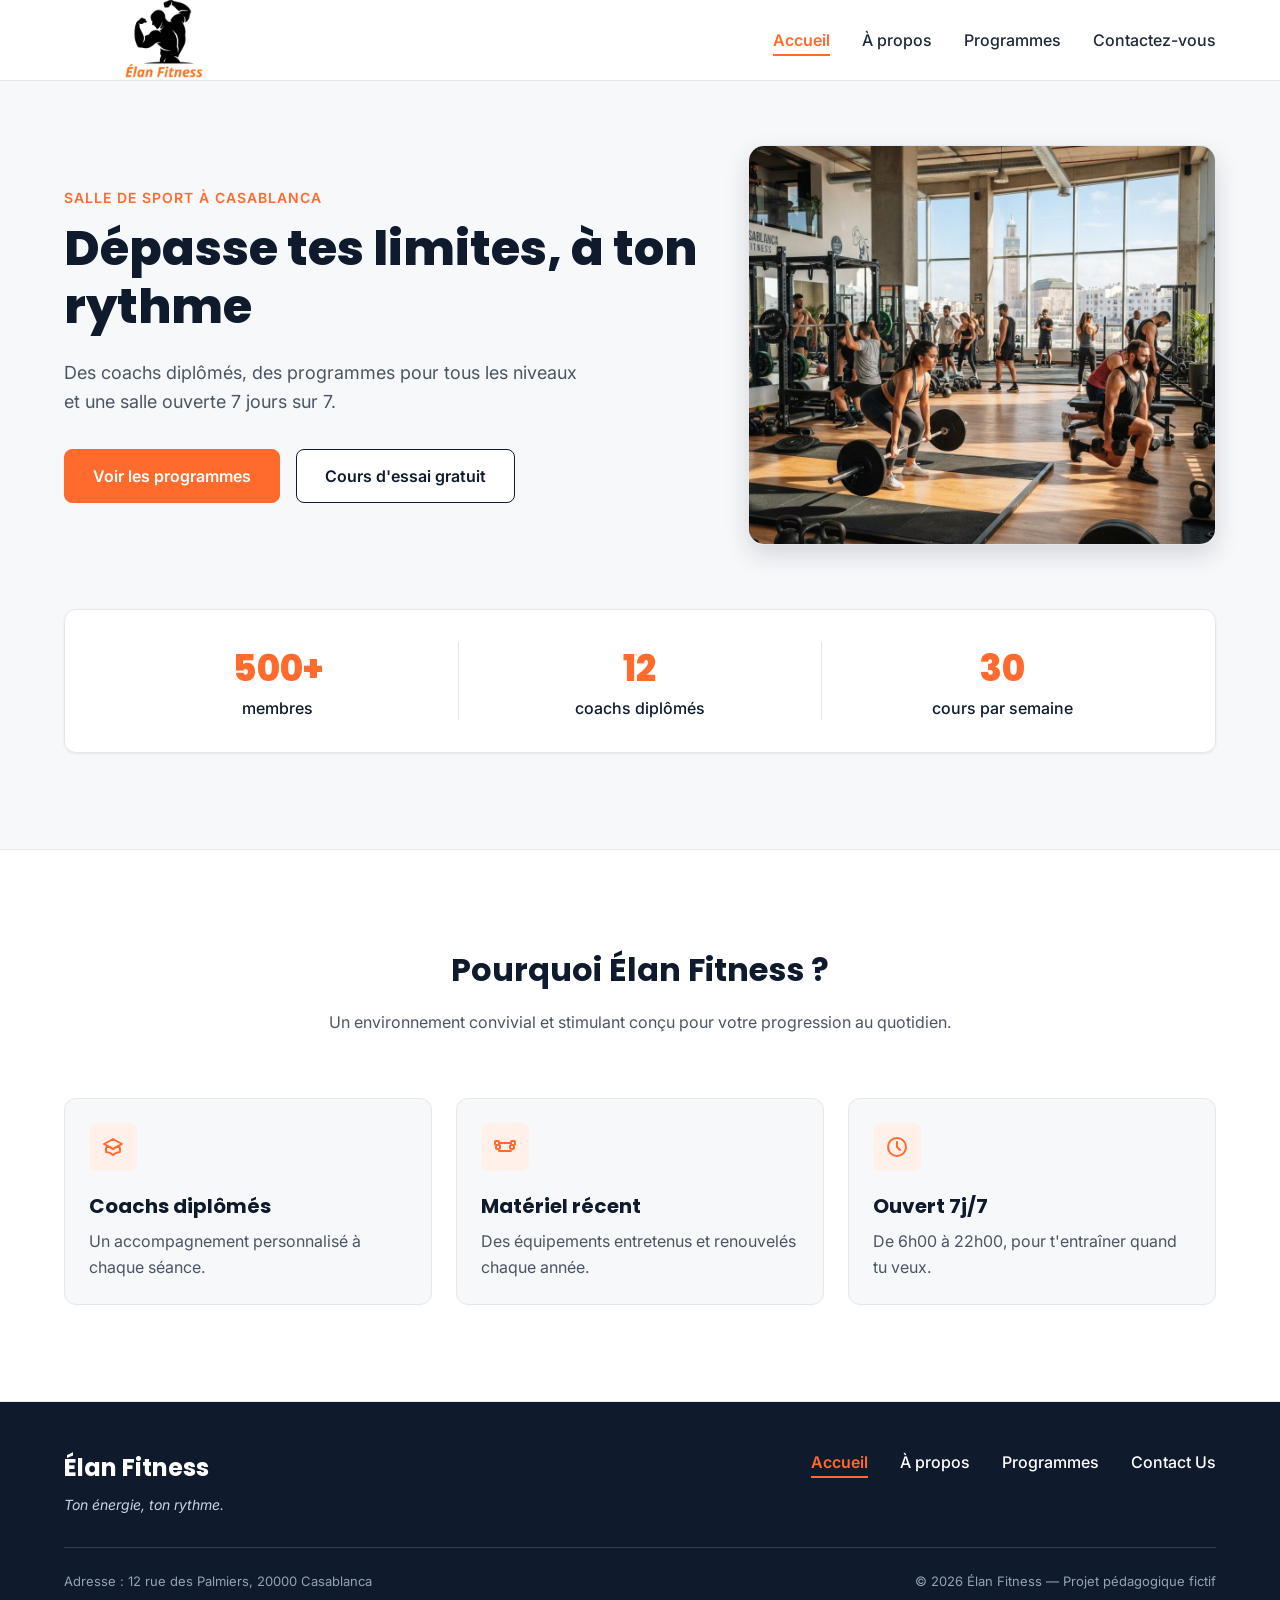
<file: index.html>
<!DOCTYPE html>
<html lang="fr">

<head>
  <meta charset="UTF-8">
  <meta name="viewport" content="width=device-width, initial-scale=1">
  <meta name="description"
    content="Élan Fitness, salle de sport à Casablanca : musculation, yoga, cardio et boxe fitness avec des coachs diplômés. Réservez votre cours d'essai gratuit.">
  <title>Élan Fitness | Salle de sport à Casablanca</title>

  <link rel="preconnect" href="https://fonts.googleapis.com">
  <link rel="preconnect" href="https://fonts.gstatic.com" crossorigin>
  <link
    href="https://fonts.googleapis.com/css2?family=Inter:wght@400;500;600&family=Poppins:wght@600;700;800&display=swap"
    rel="stylesheet">

  <link rel="stylesheet" href="style.css">
</head>

<body>

  <header class="en-tete">
    <div class="conteneur en-tete-contenu">
      <a href="index.html" class="logo"><img src="img/Elan-fitness.png" alt="Élan Fitness" height="200px"></a>
      <nav aria-label="Navigation principale">
        <ul class="menu">
          <li><a href="index.html" class="lien-actif">Accueil</a></li>
          <li><a href="Apropos.html">À propos</a></li>
          <li><a href="programmes.html">Programmes</a></li>
          <li><a href="contactus.html">Contactez-vous</a></li>
        </ul>
      </nav>
    </div>
  </header>

  <main>

    <section id="accueil" class="hero">
      <div class="conteneur">

        <div class="hero-contenu">
          <div class="hero-texte">
            <p class="sur-titre">Salle de sport à Casablanca</p>
            <h1>Dépasse tes limites, à ton rythme</h1>
            <p class="hero-description">
              Des coachs diplômés, des programmes pour tous les niveaux et une salle ouverte 7 jours sur 7.
            </p>
            <div class="boutons">
              <a href="programmes.html" class="bouton bouton-principal">Voir les programmes</a>
              <a href="contactus.html" class="bouton bouton-secondaire">Cours d'essai gratuit</a>
            </div>
          </div>

          <img class="hero-image" src="img/hero.jpg"
            alt="Des personnes s'entraînent dans une salle de sport lumineuse à Casablanca">
        </div>

        <div class="chiffres">
          <div class="chiffre">
            <p class="chiffre-nombre">500+</p>
            <p>membres</p>
          </div>
          <div class="chiffre">
            <p class="chiffre-nombre">12</p>
            <p>coachs diplômés</p>
          </div>
          <div class="chiffre">
            <p class="chiffre-nombre">30</p>
            <p>cours par semaine</p>
          </div>
        </div>

      </div>
    </section>

    <section class="section section-blanche">
      <div class="conteneur">

        <div class="section-titre">
          <h2>Pourquoi Élan Fitness ?</h2>
          <p>Un environnement convivial et stimulant conçu pour votre progression au quotidien.</p>
        </div>

        <div class="cartes">
          <article class="carte carte-avantage">
            <div class="icone"><img src="img/icone-coach.svg" alt=""></div>
            <h3>Coachs diplômés</h3>
            <p>Un accompagnement personnalisé à chaque séance.</p>
          </article>

          <article class="carte carte-avantage">
            <div class="icone"><img src="img/icone-materiel.svg" alt=""></div>
            <h3>Matériel récent</h3>
            <p>Des équipements entretenus et renouvelés chaque année.</p>
          </article>

          <article class="carte carte-avantage">
            <div class="icone"><img src="img/icone-horloge.svg" alt=""></div>
            <h3>Ouvert 7j/7</h3>
            <p>De 6h00 à 22h00, pour t'entraîner quand tu veux.</p>
          </article>
        </div>

      </div>
    </section>

  </main>

  <footer class="pied-de-page">
    <div class="conteneur">

      <div class="pied-haut">
        <div>
          <p class="logo logo-clair">Élan Fitness</p>
          <p class="slogan">Ton énergie, ton rythme.</p>
        </div>

        <nav aria-label="Navigation principale">
          <ul class="menu">
            <li><a href="index.html" class="lien-actif">Accueil</a></li>
            <li><a href="Apropos.html">À propos</a></li>
            <li><a href="programmes.html">Programmes</a></li>
            <li><a href="contactus.html">Contact Us</a></li>
          </ul>
        </nav>
      </div>

      <div class="pied-bas">
        <p>Adresse : 12 rue des Palmiers, 20000 Casablanca</p>
        <p>&copy; 2026 Élan Fitness — Projet pédagogique fictif</p>
      </div>

    </div>
  </footer>

</body>

</html>
</file>
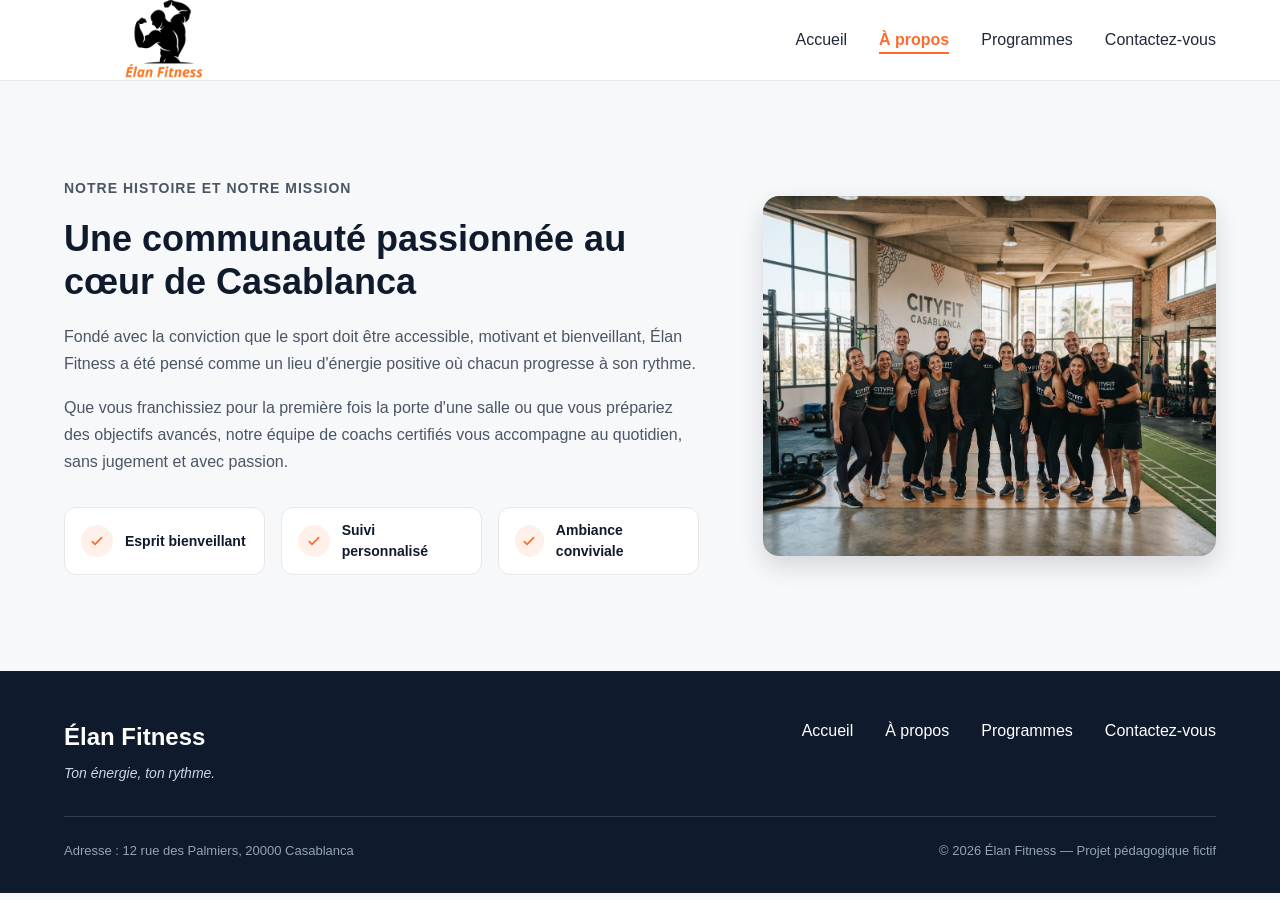
<file: Apropos.html>
<!DOCTYPE html>
<html lang="en">

<head>
    <meta charset="UTF-8">
    <meta name="viewport" content="width=device-width, initial-scale=1.0">
    <link rel="stylesheet" href="style.css">
    <title>Document</title>
</head>

<body>
    <header class="en-tete">
        <div class="conteneur en-tete-contenu">
            <a href="index.html" class="logo"><img src="img/Elan-fitness.png" alt="Élan Fitness" height="200px"></a>

            <nav aria-label="Navigation principale">
                <ul class="menu">
                    <li><a href="index.html">Accueil</a></li>
                    <li><a href="Apropos.html" class="lien-actif">À propos</a></li>
                    <li><a href="programmes.html">Programmes</a></li>
                    <li><a href="contactus.html">Contactez-vous</a></li>
                </ul>
            </nav>
        </div>
    </header>
    <section id="a-propos" class="section">
        <div class="conteneur apropos-contenu">

            <div class="apropos-texte">
                <p class="sur-titre">Notre histoire et notre mission</p>
                <h2>Une communauté passionnée au cœur de Casablanca</h2>
                <p>
                    Fondé avec la conviction que le sport doit être accessible, motivant et bienveillant,
                    Élan Fitness a été pensé comme un lieu d'énergie positive où chacun progresse à son rythme.
                </p>
                <p>
                    Que vous franchissiez pour la première fois la porte d'une salle ou que vous prépariez des
                    objectifs avancés, notre équipe de coachs certifiés vous accompagne au quotidien, sans
                    jugement et avec passion.
                </p>

                <ul class="valeurs">
                    <li class="valeur">
                        <div class="icone icone-petite"><img src="img/icone-check.svg" alt=""></div>
                        <span>Esprit bienveillant</span>
                    </li>
                    <li class="valeur">
                        <div class="icone icone-petite"><img src="img/icone-check.svg" alt=""></div>
                        <span>Suivi personnalisé</span>
                    </li>
                    <li class="valeur">
                        <div class="icone icone-petite"><img src="img/icone-check.svg" alt=""></div>
                        <span>Ambiance conviviale</span>
                    </li>
                </ul>
            </div>

            <img class="apropos-image" src="img/equipe.jpg"
                alt="L'équipe de coachs d'Élan Fitness réunie dans la salle">

        </div>
    </section>
    <footer class="pied-de-page">
        <div class="conteneur">

            <div class="pied-haut">
                <div>
                    <p class="logo logo-clair">Élan Fitness</p>
                    <p class="slogan">Ton énergie, ton rythme.</p>
                </div>

                <nav aria-label="Navigation principale">
                    <ul class="menu">
                        <li><a href="index.html">Accueil</a></li>
                        <li><a href="Apropos.html">À propos</a></li>
                        <li><a href="programmes.html">Programmes</a></li>
                        <li><a href="contactus.html">Contactez-vous</a></li>
                    </ul>
                </nav>
            </div>

            <div class="pied-bas">
                <p>Adresse : 12 rue des Palmiers, 20000 Casablanca</p>
                <p>&copy; 2026 Élan Fitness — Projet pédagogique fictif</p>
            </div>

        </div>
    </footer>
</body>

</html>
</file>
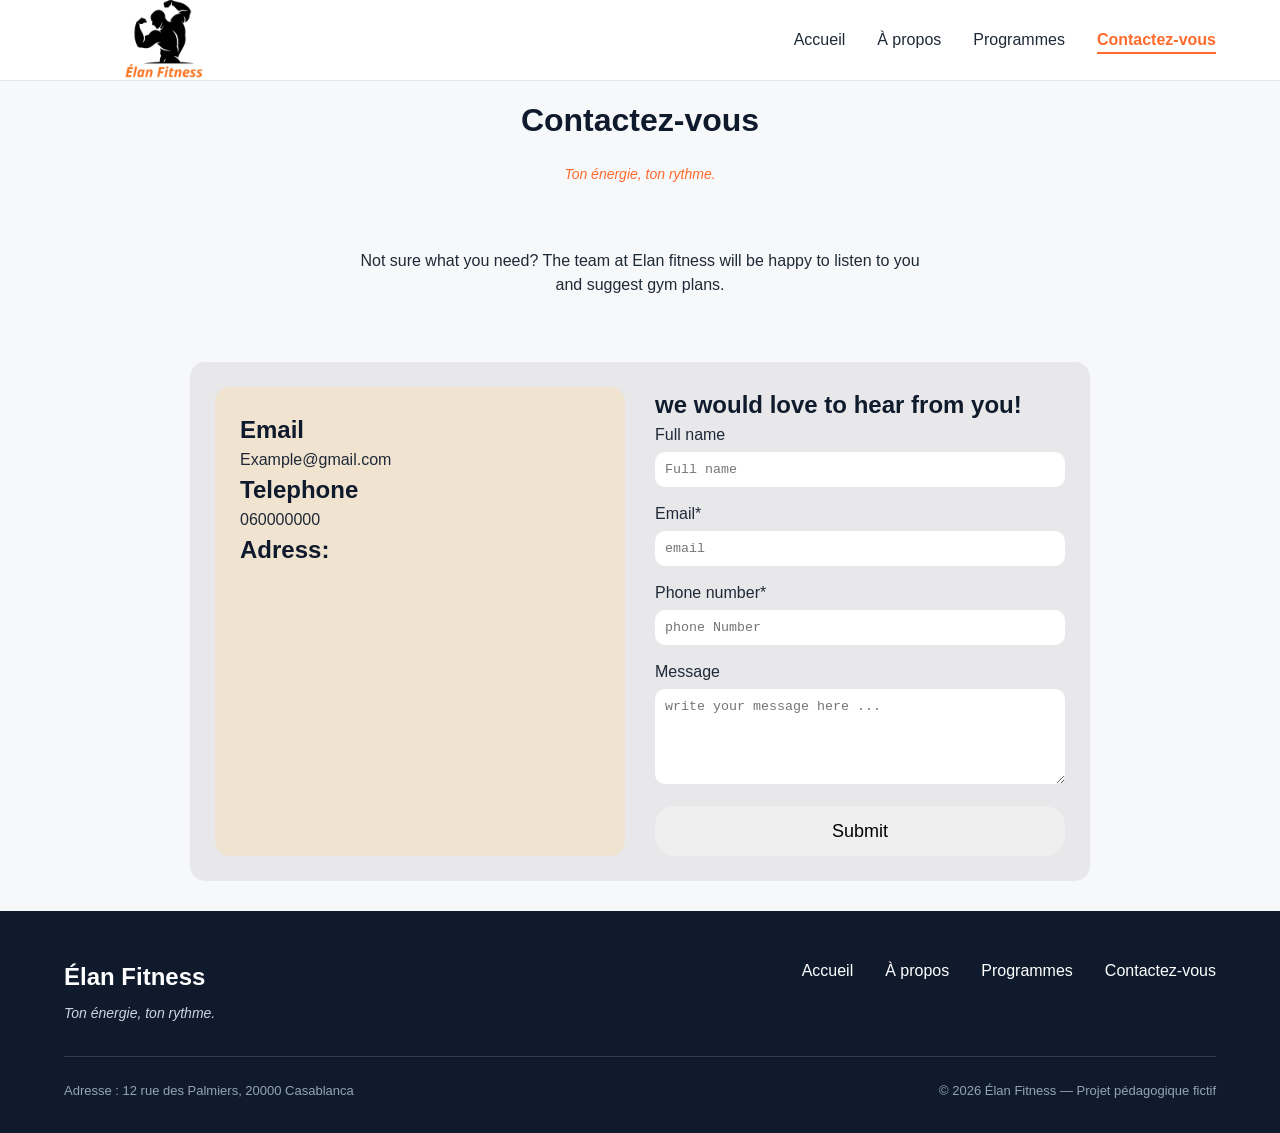
<file: contactus.html>
<!DOCTYPE html>
<html lang="en">

<head>
    <meta charset="UTF-8">
    <meta name="viewport" content="width=device-width, initial-scale=1.0">
    <link rel="stylesheet" href="style.css">
    <link rel="stylesheet" href="contactus.css">
    <title>Contactez-vous Élan Fitness</title>
</head>

<body>
    <header class="en-tete">
        <div class="conteneur en-tete-contenu">
            <a href="index.html" class="logo"><img src="img/Elan-fitness.png" alt="Élan Fitness" height="200px"></a>

            <nav aria-label="Navigation principale">
                <ul class="menu">
                    <li><a href="index.html">Accueil</a></li>
                    <li><a href="Apropos.html">À propos</a></li>
                    <li><a href="programmes.html">Programmes</a></li>
                    <li><a href="contactus.html" class="lien-actif">Contactez-vous</a></li>
                </ul>
            </nav>
        </div>
    </header>
    <div class="page-intro">
        <h1>Contactez-vous</h1>
        <p class="slogan">Ton énergie, ton rythme.</p>
        <br>
        <p>Not sure what you need? The team at Elan fitness will be happy to listen to you and suggest gym plans.
        </p>
    </div>
    <div class="container">
        <div class="left">
            <h2>Email</h2>
            <p>Example@gmail.com</p>
            <h2>Telephone</h2>
            <p>060000000</p>
            <h2>Adress:</h2>
            <iframe
                src="https://www.google.com/maps/embed?pb=!1m16!1m12!1m3!1d6647.842980251457!2d-7.634680901997053!3d33.5813876407856!2m3!1f0!2f0!3f0!3m2!1i1024!2i768!4f13.1!2m1!1s12%20rue%20des%20Palmiers%2C%2020000%20Casablanca!5e0!3m2!1sfr!2sma!4v1791544354671!5m2!1sfr!2sma"
                width="350" height="200" style="border:0;" allowfullscreen="" loading="lazy"
                referrerpolicy="strict-origin-when-cross-origin"></iframe>
        </div>
        <div class="right">
            <h2>we would love to hear from you!</h2>
            <form action="#" method="post">
                <label for="fullname">Full name</label>
                <input type="text" id="fullname" name="fullname" placeholder="Full name">

                <label for="email">Email*</label>
                <input type="email" required placeholder="email">

                <label for="phone number">Phone number*</label>
                <input type="tel" required placeholder="phone Number">

                <label for="message">Message</label>
                <textarea name="message" rows="5" placeholder="write your message here ..."></textarea>
                <button class="btn">Submit</button>
            </form>

        </div>
    </div>
    <footer class="pied-de-page">
        <div class="conteneur">

            <div class="pied-haut">
                <div>
                    <p class="logo logo-clair">Élan Fitness</p>
                    <p class="slogan">Ton énergie, ton rythme.</p>
                </div>

                <nav aria-label="Navigation principale">
                    <ul class="menu">
                        <li><a href="index.html">Accueil</a></li>
                        <li><a href="Apropos.html">À propos</a></li>
                        <li><a href="programmes.html">Programmes</a></li>
                        <li><a href="contactus.html">Contactez-vous</a></li>
                    </ul>
                </nav>
            </div>

            <div class="pied-bas">
                <p>Adresse : 12 rue des Palmiers, 20000 Casablanca</p>
                <p>&copy; 2026 Élan Fitness — Projet pédagogique fictif</p>
            </div>

        </div>
    </footer>
</body>

</html>
</file>
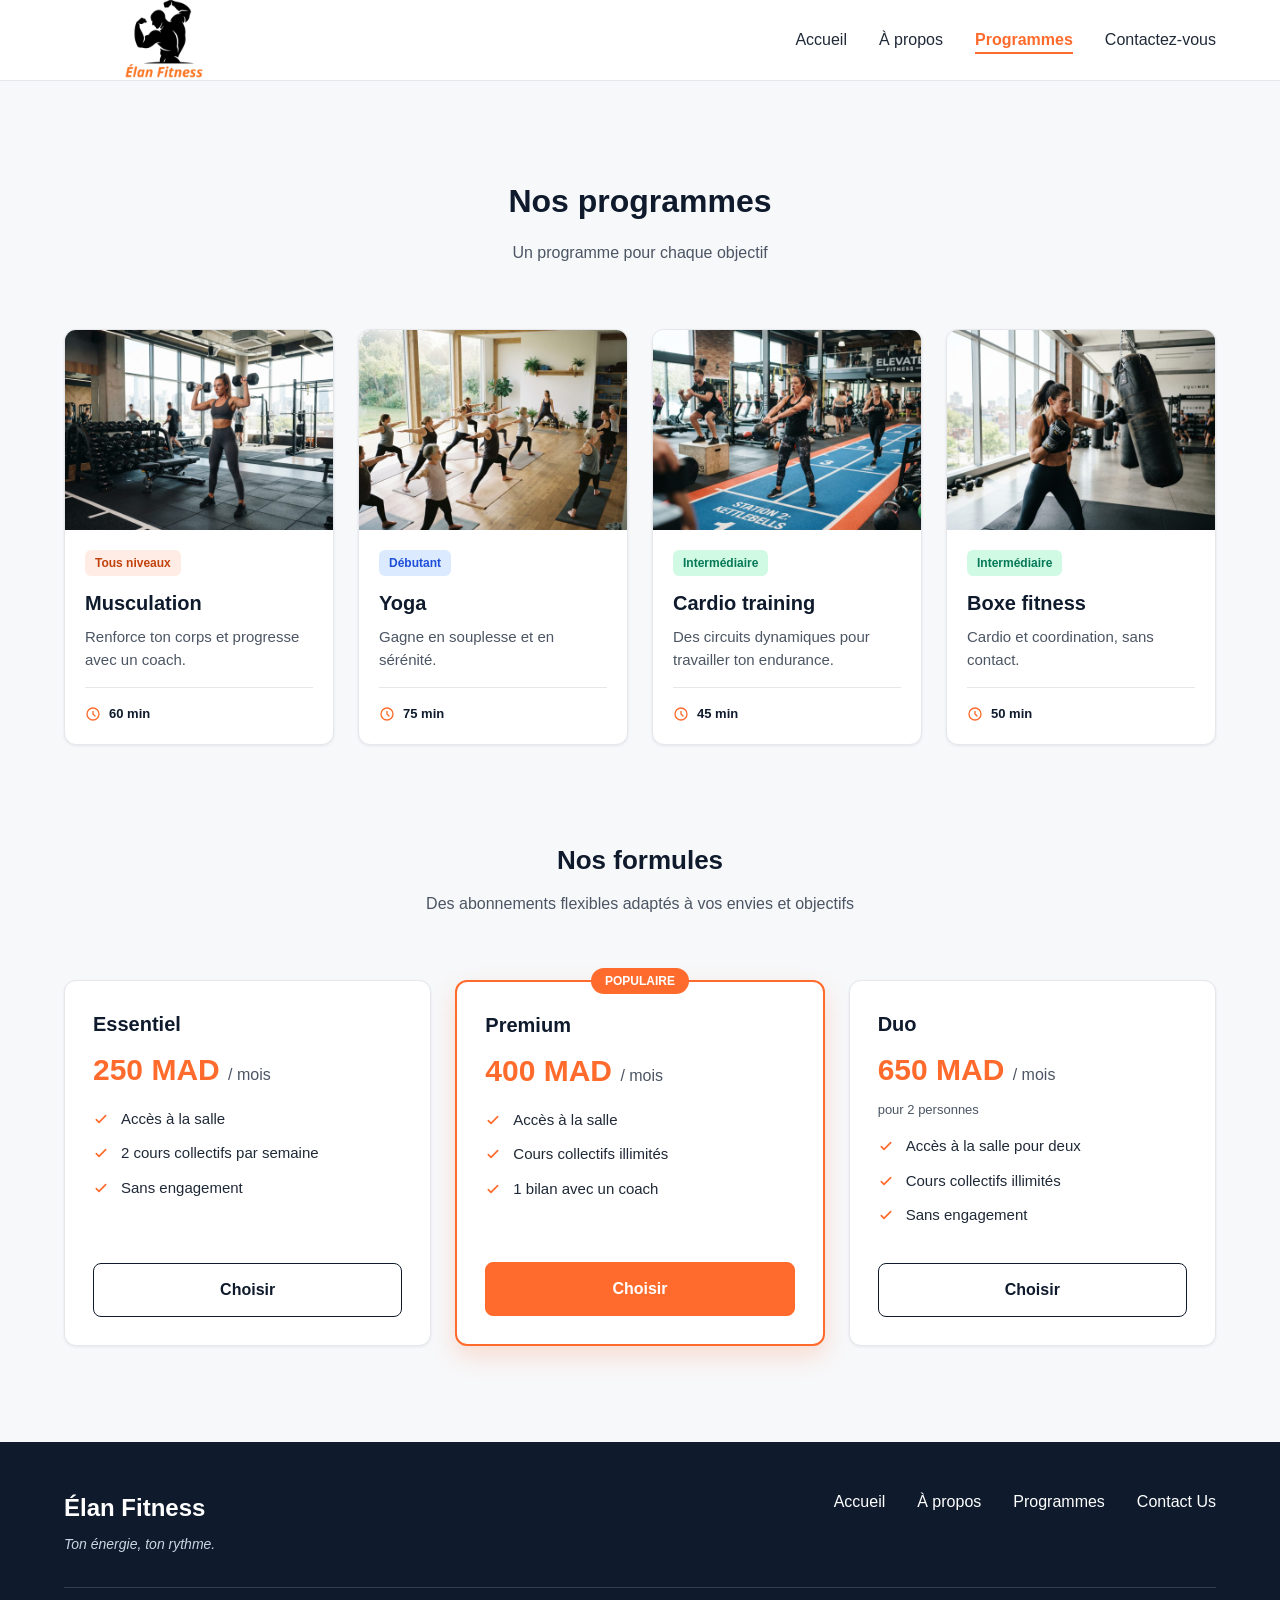
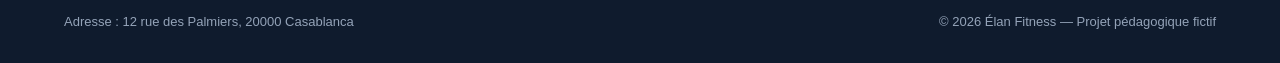
<file: programmes.html>
<!DOCTYPE html>
<html lang="en">

<head>
    <meta charset="UTF-8">
    <meta name="viewport" content="width=device-width, initial-scale=1.0">
    <link rel="stylesheet" href="style.css">
    <title>Document</title>
</head>

<body>
    <header class="en-tete">
        <div class="conteneur en-tete-contenu">
            <a href="index.html" class="logo"><img src="img/Elan-fitness.png" alt="Élan Fitness" height="200px"></a>
            <nav aria-label="Navigation principale">
                <ul class="menu">
                    <li><a href="index.html">Accueil</a></li>
                    <li><a href="Apropos.html">À propos</a></li>
                    <li><a href="programmes.html" class="lien-actif">Programmes</a></li>
                    <li><a href="contactus.html">Contactez-vous</a></li>
                </ul>
            </nav>
        </div>
    </header>
    <section id="programmes" class="section">
        <div class="conteneur">

            <div class="section-titre">
                <h2>Nos programmes</h2>
                <p>Un programme pour chaque objectif</p>
            </div>

            <div class="cartes">

                <article class="carte carte-programme">
                    <img src="img/musculation.jpg" alt="Une sportive soulève des haltères dans l'espace musculation">
                    <div class="programme-corps">
                        <span class="etiquette etiquette-orange">Tous niveaux</span>
                        <h3>Musculation</h3>
                        <p>Renforce ton corps et progresse avec un coach.</p>
                        <p class="duree"><img src="img/icone-duree.svg" alt="">60 min</p>
                    </div>
                </article>

                <article class="carte carte-programme">
                    <img src="img/yoga.jpg" alt="Un groupe pratique le yoga sur des tapis dans une salle lumineuse">
                    <div class="programme-corps">
                        <span class="etiquette etiquette-bleue">Débutant</span>
                        <h3>Yoga</h3>
                        <p>Gagne en souplesse et en sérénité.</p>
                        <p class="duree"><img src="img/icone-duree.svg" alt="">75 min</p>
                    </div>
                </article>

                <article class="carte carte-programme">
                    <img src="img/cardio.jpg"
                        alt="Des sportifs suivent un circuit de cardio training avec des kettlebells">
                    <div class="programme-corps">
                        <span class="etiquette etiquette-verte">Intermédiaire</span>
                        <h3>Cardio training</h3>
                        <p>Des circuits dynamiques pour travailler ton endurance.</p>
                        <p class="duree"><img src="img/icone-duree.svg" alt="">45 min</p>
                    </div>
                </article>

                <article class="carte carte-programme">
                    <img src="img/boxe.jpg" alt="Une sportive frappe un sac de frappe pendant un cours de boxe fitness">
                    <div class="programme-corps">
                        <span class="etiquette etiquette-verte">Intermédiaire</span>
                        <h3>Boxe fitness</h3>
                        <p>Cardio et coordination, sans contact.</p>
                        <p class="duree"><img src="img/icone-duree.svg" alt="">50 min</p>
                    </div>
                </article>

            </div>

            <div class="formules">

                <div class="section-titre">
                    <h3>Nos formules</h3>
                    <p>Des abonnements flexibles adaptés à vos envies et objectifs</p>
                </div>

                <div class="cartes">

                    <article class="carte formule">
                        <h4>Essentiel</h4>
                        <p class="prix">250 MAD <span>/ mois</span></p>
                        <ul class="formule-liste">
                            <li>Accès à la salle</li>
                            <li>2 cours collectifs par semaine</li>
                            <li>Sans engagement</li>
                        </ul>
                        <a href="#contact" class="bouton bouton-secondaire">Choisir</a>
                    </article>

                    <article class="carte formule formule-populaire">
                        <p class="badge-populaire">Populaire</p>
                        <h4>Premium</h4>
                        <p class="prix">400 MAD <span>/ mois</span></p>
                        <ul class="formule-liste">
                            <li>Accès à la salle</li>
                            <li>Cours collectifs illimités</li>
                            <li>1 bilan avec un coach</li>
                        </ul>
                        <a href="#contact" class="bouton bouton-principal">Choisir</a>
                    </article>

                    <article class="carte formule">
                        <h4>Duo</h4>
                        <p class="prix">650 MAD <span>/ mois</span></p>
                        <p class="prix-note">pour 2 personnes</p>
                        <ul class="formule-liste">
                            <li>Accès à la salle pour deux</li>
                            <li>Cours collectifs illimités</li>
                            <li>Sans engagement</li>
                        </ul>
                        <a href="#contact" class="bouton bouton-secondaire">Choisir</a>
                    </article>

                </div>
            </div>

        </div>
    </section>
    <footer class="pied-de-page">
        <div class="conteneur">

            <div class="pied-haut">
                <div>
                    <p class="logo logo-clair">Élan Fitness</p>
                    <p class="slogan">Ton énergie, ton rythme.</p>
                </div>

                <nav aria-label="Navigation principale">
                    <ul class="menu">
                        <li><a href="index.html">Accueil</a></li>
                        <li><a href="Apropos.html">À propos</a></li>
                        <li><a href="programmes.html">Programmes</a></li>
                        <li><a href="contactus.html">Contact Us</a></li>
                    </ul>
                </nav>
            </div>

            <div class="pied-bas">
                <p>Adresse : 12 rue des Palmiers, 20000 Casablanca</p>
                <p>&copy; 2026 Élan Fitness — Projet pédagogique fictif</p>
            </div>

        </div>
    </footer>
</body>

</html>
</file>
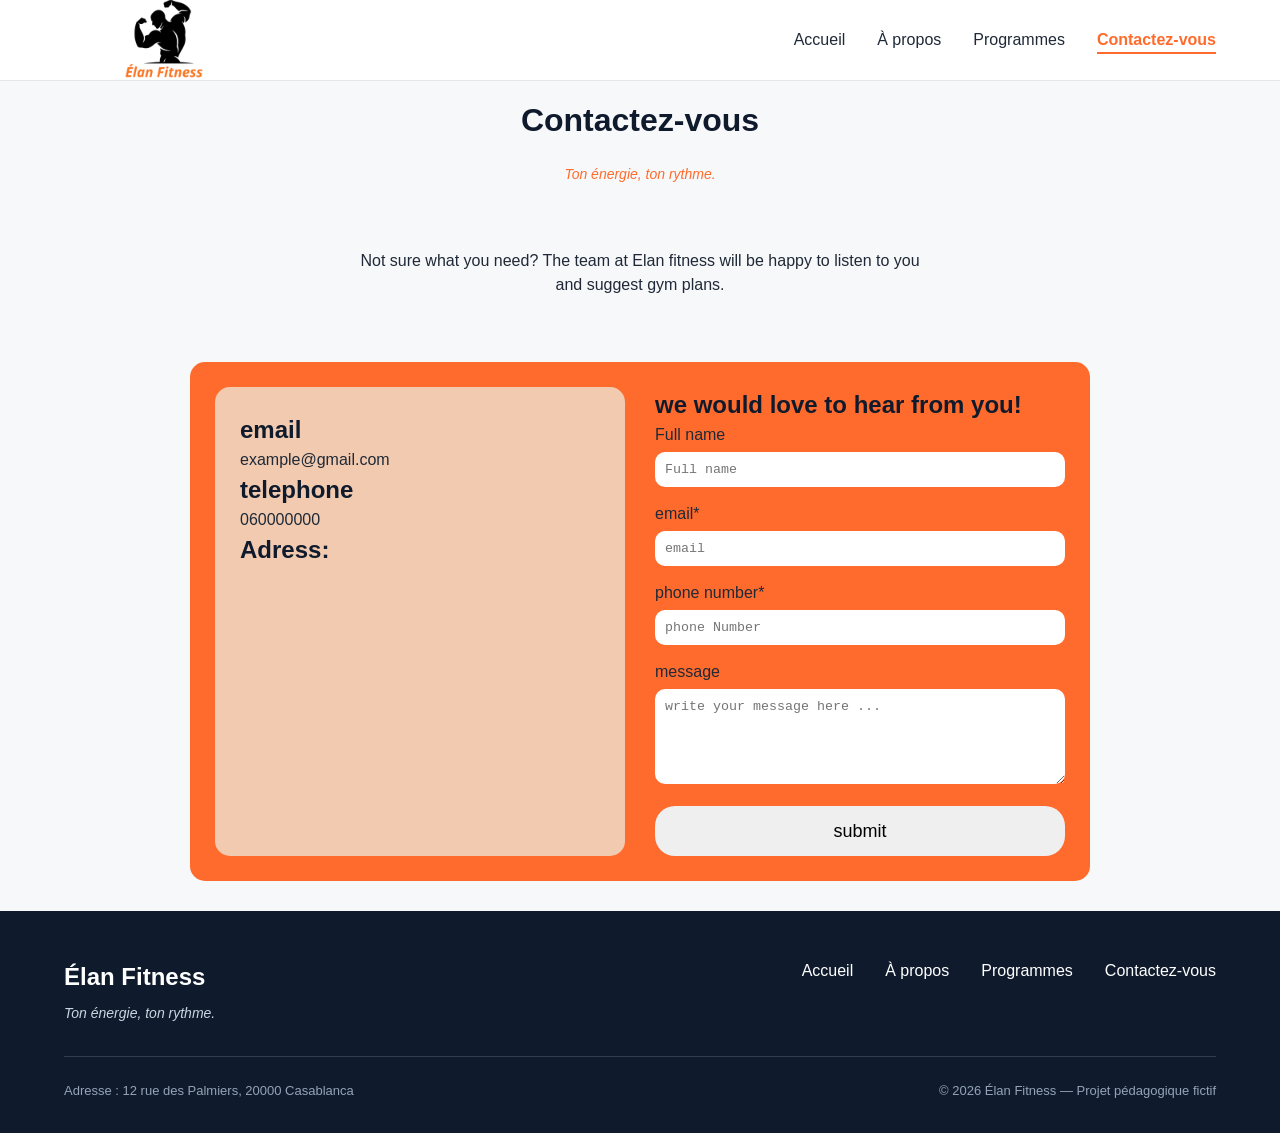
<file: elan-fitness/contactus.html>
<!DOCTYPE html>
<html lang="en">

<head>
    <meta charset="UTF-8">
    <meta name="viewport" content="width=device-width, initial-scale=1.0">
    <link rel="stylesheet" href="style.css">
    <link rel="stylesheet" href="contactus.css">
    <title>Contactez-vous Élan Fitness</title>
</head>

<body>
    <header class="en-tete">
        <div class="conteneur en-tete-contenu">
            <a href="index.html" class="logo"><img src="img/Elan-fitness.png" alt="Élan Fitness" height="200px"></a>

            <nav aria-label="Navigation principale">
                <ul class="menu">
                    <li><a href="index.html">Accueil</a></li>
                    <li><a href="Apropos.html">À propos</a></li>
                    <li><a href="programmes.html">Programmes</a></li>
                    <li><a href="contactus.html" class="lien-actif">Contactez-vous</a></li>
                </ul>
            </nav>
        </div>
    </header>
    <div class="page-intro">
        <h1>Contactez-vous</h1>
        <p class="slogan">Ton énergie, ton rythme.</p>
        <br>
        <p>Not sure what you need? The team at Elan fitness will be happy to listen to you and suggest gym plans.
        </p>
    </div>
    <div class="container">
        <div class="left">
            <h2>email</h2>
            <p>example@gmail.com</p>
            <h2>telephone</h2>
            <p>060000000</p>
            <h2>Adress:</h2>
            <iframe
                src="https://www.google.com/maps/embed?pb=!1m16!1m12!1m3!1d6647.842980251457!2d-7.634680901997053!3d33.5813876407856!2m3!1f0!2f0!3f0!3m2!1i1024!2i768!4f13.1!2m1!1s12%20rue%20des%20Palmiers%2C%2020000%20Casablanca!5e0!3m2!1sfr!2sma!4v1791544354671!5m2!1sfr!2sma"
                width="350" height="200" style="border:0;" allowfullscreen="" loading="lazy"
                referrerpolicy="strict-origin-when-cross-origin"></iframe>
        </div>
        <div class="right">
            <h2>we would love to hear from you!</h2>
            <form action="#" method="post">
                    <label for="fullname">Full name</label>
                    <input type="text" id="fullname" name="fullname" placeholder="Full name">

                    <label for="email">email*</label>
                    <input type="email" required placeholder="email">

                    <label for="phone number">phone number*</label>
                    <input type="tel" required placeholder="phone Number">

                    <label for="message">message</label>
                    <textarea name="message" rows="5" placeholder="write your message here ..."></textarea>
                <button class="btn">submit</button>
            </form>

        </div>
    </div>
    <footer class="pied-de-page">
        <div class="conteneur">

            <div class="pied-haut">
                <div>
                    <p class="logo logo-clair">Élan Fitness</p>
                    <p class="slogan">Ton énergie, ton rythme.</p>
                </div>

                <nav aria-label="Navigation principale">
                    <ul class="menu">
                        <li><a href="index.html">Accueil</a></li>
                        <li><a href="Apropos.html">À propos</a></li>
                        <li><a href="programmes.html">Programmes</a></li>
                        <li><a href="contactus.html">Contactez-vous</a></li>
                    </ul>
                </nav>
            </div>

            <div class="pied-bas">
                <p>Adresse : 12 rue des Palmiers, 20000 Casablanca</p>
                <p>&copy; 2026 Élan Fitness — Projet pédagogique fictif</p>
            </div>

        </div>
    </footer>
</body>

</html>
</file>
<file: style.css>
* {
  box-sizing: border-box;
  margin: 0;
  padding: 0;
}

html {
  scroll-behavior: smooth;
}

body {
  font-family: 'Inter', Arial, sans-serif;
  font-size: 16px;
  line-height: 1.5;
  color: #1F2937;
  background-color: #F7F8FA;
}

h1,
h2,
h3,
h4 {
  font-family: 'Poppins', Arial, sans-serif;
  color: #0F1B2D;
}

a {
  color: inherit;
  text-decoration: none;
}

ul {
  list-style: none;
}

img {
  display: block;
  max-width: 100%;
}

a:focus-visible,
button:focus-visible {
  outline: 3px solid #FF6B2C;
  outline-offset: 2px;
}

.conteneur {
  width: 100%;
  max-width: 1200px;
  margin: 0 auto;
  padding: 0 24px;
}

.section {
  padding: 96px 0;
}

.section-blanche {
  background-color: #FFFFFF;
  border-top: 1px solid #E5E7EB;
  border-bottom: 1px solid #E5E7EB;
}

.section-titre {
  max-width: 640px;
  margin: 0 auto 64px;
  text-align: center;
}

.section-titre h2 {
  font-size: 32px;
  margin-bottom: 16px;
}

.section-titre h3 {
  font-size: 26px;
  margin-bottom: 12px;
}

.section-titre p {
  color: #4B5563;
}

.sur-titre {
  font-size: 14px;
  font-weight: 600;
  color: #FF6B2C;
  text-transform: uppercase;
  letter-spacing: 1px;
  margin-bottom: 12px;
}

.bouton {
  display: inline-block;
  padding: 14px 28px;
  border-radius: 8px;
  font-size: 16px;
  font-weight: 600;
  text-align: center;
  cursor: pointer;
}

.bouton-principal {
  background-color: #FF6B2C;
  border: 1px solid #FF6B2C;
  color: #FFFFFF;
}

.bouton-principal:hover {
  background-color: #F05817;
}

.bouton-secondaire {
  background-color: #FFFFFF;
  border: 1px solid #0F1B2D;
  color: #0F1B2D;
}

.bouton-secondaire:hover {
  background-color: #F3F4F6;
}

.cartes {
  display: flex;
  gap: 24px;
}

.carte {
  flex: 1;
  background-color: #FFFFFF;
  border: 1px solid #E5E7EB;
  border-radius: 12px;
  box-shadow: 0 1px 3px rgba(15, 27, 45, 0.08);
}

.icone {
  width: 48px;
  height: 48px;
  background-color: #FFF0EA;
  border-radius: 8px;
  display: flex;
  align-items: center;
  justify-content: center;
}

.icone img {
  width: 24px;
  height: 24px;
}

.icone-petite {
  width: 32px;
  height: 32px;
  border-radius: 50%;
}

.icone-petite img {
  width: 16px;
  height: 16px;
}

.en-tete {
  position: sticky;
  top: 0;
  z-index: 10;
  background-color: #FFFFFF;
  border-bottom: 1px solid #E5E7EB;
}

.en-tete-contenu {
  height: 80px;
  display: flex;
  align-items: center;
  justify-content: space-between;
}

.logo {
  display: flex;
  align-items: center;
  font-family: 'Poppins', Arial, sans-serif;
  font-size: 24px;
  font-weight: 700;
  color: #0F1B2D;
}

.menu {
  display: flex;
  gap: 32px;
}

.menu a {
  font-weight: 500;
  padding-bottom: 4px;
  border-bottom: 2px solid transparent;
}

.menu a:hover {
  color: #FF6B2C;
}

.menu .lien-actif {
  color: #FF6B2C;
  font-weight: 600;
  border-bottom-color: #FF6B2C;
}

.hero {
  padding: 64px 0 96px;
}

.hero-contenu {
  display: flex;
  align-items: center;
  gap: 32px;
}

.hero-texte {
  flex: 7;
}

.hero-texte h1 {
  font-size: 48px;
  font-weight: 800;
  line-height: 1.2;
  margin-bottom: 24px;
}

.hero-description {
  max-width: 520px;
  font-size: 18px;
  line-height: 1.6;
  color: #4B5563;
  margin-bottom: 32px;
}

.boutons {
  display: flex;
  flex-wrap: wrap;
  gap: 16px;
}

.hero-image {
  flex: 5;
  min-width: 0;
  height: 400px;
  object-fit: cover;
  border-radius: 16px;
  border: 1px solid #E5E7EB;
  box-shadow: 0 10px 25px rgba(15, 27, 45, 0.15);
}

.chiffres {
  display: flex;
  margin-top: 64px;
  padding: 32px;
  background-color: #FFFFFF;
  border: 1px solid #E5E7EB;
  border-radius: 12px;
  box-shadow: 0 1px 3px rgba(15, 27, 45, 0.08);
}

.chiffre {
  flex: 1;
  text-align: center;
  font-weight: 500;
  color: #0F1B2D;
}

.chiffre+.chiffre {
  border-left: 1px solid #E5E7EB;
}

.chiffre-nombre {
  font-family: 'Poppins', Arial, sans-serif;
  font-size: 36px;
  font-weight: 800;
  color: #FF6B2C;
}

.carte-avantage {
  padding: 24px;
  background-color: #F7F8FA;
  box-shadow: none;
}

.carte-avantage .icone {
  margin-bottom: 20px;
}

.carte-avantage h3 {
  font-size: 20px;
  margin-bottom: 8px;
}

.carte-avantage p {
  color: #4B5563;
  line-height: 1.6;
}

.apropos-contenu {
  display: flex;
  align-items: center;
  gap: 64px;
}

.apropos-texte {
  flex: 7;
}

.apropos-texte h2 {
  font-size: 36px;
  line-height: 1.2;
  margin-bottom: 20px;
}

.apropos-texte p {
  color: #4B5563;
  line-height: 1.7;
  margin-bottom: 16px;
}

.valeurs {
  display: flex;
  gap: 16px;
  margin-top: 32px;
}

.valeur {
  flex: 1;
  display: flex;
  align-items: center;
  gap: 12px;
  padding: 12px 16px;
  background-color: #FFFFFF;
  border: 1px solid #E5E7EB;
  border-radius: 12px;
  font-family: 'Poppins', Arial, sans-serif;
  font-size: 14px;
  font-weight: 600;
  color: #0F1B2D;
}

.apropos-image {
  flex: 5;
  min-width: 0;
  height: 360px;
  object-fit: cover;
  border-radius: 16px;
  box-shadow: 0 10px 25px rgba(15, 27, 45, 0.15);
}

.carte-programme {
  display: flex;
  flex-direction: column;
  overflow: hidden;
}

.carte-programme>img {
  width: 100%;
  height: 200px;
  object-fit: cover;
}

.programme-corps {
  flex: 1;
  display: flex;
  flex-direction: column;
  padding: 20px;
}

.programme-corps h3 {
  font-size: 20px;
  margin-bottom: 8px;
}

.programme-corps p {
  font-size: 15px;
  color: #4B5563;
}

.etiquette {
  align-self: flex-start;
  padding: 4px 10px;
  margin-bottom: 12px;
  border-radius: 6px;
  font-size: 12px;
  font-weight: 600;
}

.etiquette-orange {
  background-color: #FFEDE5;
  color: #C2410C;
}

.etiquette-bleue {
  background-color: #DBEAFE;
  color: #1D4ED8;
}

.etiquette-verte {
  background-color: #D1FAE5;
  color: #047857;
}

.programme-corps .duree {
  display: flex;
  align-items: center;
  gap: 8px;
  margin-top: auto;
  padding-top: 16px;
  border-top: 1px solid #E5E7EB;
  font-size: 13px;
  font-weight: 600;
  color: #0F1B2D;
}

.programme-corps h3+p {
  margin-bottom: 16px;
}

.duree img {
  width: 16px;
  height: 16px;
}

.formules {
  margin-top: 96px;
}

.formule {
  position: relative;
  display: flex;
  flex-direction: column;
  padding: 28px;
}

.formule h4 {
  font-size: 20px;
}

.prix {
  margin: 8px 0 16px;
  font-family: 'Poppins', Arial, sans-serif;
  font-size: 30px;
  font-weight: 800;
  color: #FF6B2C;
}

.prix span {
  font-family: 'Inter', Arial, sans-serif;
  font-size: 16px;
  font-weight: 500;
  color: #4B5563;
}

.prix-note {
  margin: -8px 0 16px;
  font-size: 13px;
  color: #4B5563;
}

.formule-liste {
  flex: 1;
  margin-bottom: 24px;
}

.formule-liste li {
  padding-left: 28px;
  margin-bottom: 12px;
  font-size: 15px;
  background-image: url('img/icone-check.svg');
  background-repeat: no-repeat;
  background-position: left center;
  background-size: 16px;
}

.formule .bouton {
  display: block;
}

.formule-populaire {
  border: 2px solid #FF6B2C;
  box-shadow: 0 10px 25px rgba(255, 107, 44, 0.2);
}

.badge-populaire {
  position: absolute;
  top: -14px;
  left: 50%;
  transform: translateX(-50%);
  padding: 4px 14px;
  background-color: #FF6B2C;
  border-radius: 999px;
  font-size: 12px;
  font-weight: 700;
  text-transform: uppercase;
  color: #FFFFFF;
}

.pied-de-page {
  padding: 48px 0 32px;
  background-color: #0F1B2D;
  color: #FFFFFF;
}

.pied-haut {
  display: flex;
  justify-content: space-between;
  align-items: flex-start;
  padding-bottom: 32px;
  border-bottom: 1px solid rgba(255, 255, 255, 0.15);
}

.logo-clair {
  color: #FFFFFF;
}

.slogan {
  margin-top: 8px;
  font-size: 14px;
  font-style: italic;
  color: #CBD5E1;
}

.menu-pied {
  gap: 24px;
}

.menu-pied a {
  font-size: 14px;
  font-weight: 400;
  color: #E2E8F0;
}

.pied-bas {
  display: flex;
  justify-content: space-between;
  margin-top: 24px;
  font-size: 13px;
  color: #94A3B8;
}
</file>
<file: contactus.css>
.page-intro {
    display: flex;
    text-align: center;
    justify-content: center;
    flex-direction: column;
    padding: 15px;
}

.page-intro p {
    max-width: 600px;
    margin: 0 auto;
    padding: 20px;
}

.page-intro p.slogan {
    color: #FF6B2C;
}

.container {
    display: flex;
    flex-wrap: wrap;
    gap: 30px;
    max-width: 900px;
    margin: 30px auto;
    padding: 25px;
    background-color: #c3c2c14c;
    border-radius: 15px;
}

.left,
.right {
    flex: 1 1 300px;
}

.left {
    background-color: rgb(240, 227, 208);
    border-radius: 15px;
    padding: 25px;
}

.right input {
    font-family: 'Courier New', Courier, monospace;
    width: 100%;
    border-radius: 10px;
    padding: 10px;
    margin: 5px 0 15px;
    border: none;
}

.right textarea {
    font-family: 'Courier New', Courier, monospace;
    width: 100%;
    border-radius: 10px;
    padding: 10px;
    margin: 5px 0 15px;
    border: none;
}

iframe {
    max-width: 450px;
    border-radius: 15px;
}

.btn {
    font-family: Arial, Helvetica, sans-serif;
    font-size: large;
    height: 50px;
    width: 100%;
    border-radius: 20px;
    border: none;
}

button:hover {
    background-color: black;
    color: aliceblue;
    cursor: pointer;
}
</file>
<file: elan-fitness/style.css>
* {
  box-sizing: border-box;
  margin: 0;
  padding: 0;
}

html {
  scroll-behavior: smooth;
}

body {
  font-family: 'Inter', Arial, sans-serif;
  font-size: 16px;
  line-height: 1.5;
  color: #1F2937;
  background-color: #F7F8FA;
}

h1,
h2,
h3,
h4 {
  font-family: 'Poppins', Arial, sans-serif;
  color: #0F1B2D;
}

a {
  color: inherit;
  text-decoration: none;
}

ul {
  list-style: none;
}

img {
  display: block;
  max-width: 100%;
}

a:focus-visible,
button:focus-visible {
  outline: 3px solid #FF6B2C;
  outline-offset: 2px;
}

.conteneur {
  width: 100%;
  max-width: 1200px;
  margin: 0 auto;
  padding: 0 24px;
}

.section {
  padding: 96px 0;
}

.section-blanche {
  background-color: #FFFFFF;
  border-top: 1px solid #E5E7EB;
  border-bottom: 1px solid #E5E7EB;
}

.section-titre {
  max-width: 640px;
  margin: 0 auto 64px;
  text-align: center;
}

.section-titre h2 {
  font-size: 32px;
  margin-bottom: 16px;
}

.section-titre h3 {
  font-size: 26px;
  margin-bottom: 12px;
}

.section-titre p {
  color: #4B5563;
}

.sur-titre {
  font-size: 14px;
  font-weight: 600;
  color: #FF6B2C;
  text-transform: uppercase;
  letter-spacing: 1px;
  margin-bottom: 12px;
}

.bouton {
  display: inline-block;
  padding: 14px 28px;
  border-radius: 8px;
  font-size: 16px;
  font-weight: 600;
  text-align: center;
  cursor: pointer;
}

.bouton-principal {
  background-color: #FF6B2C;
  border: 1px solid #FF6B2C;
  color: #FFFFFF;
}

.bouton-principal:hover {
  background-color: #F05817;
}

.bouton-secondaire {
  background-color: #FFFFFF;
  border: 1px solid #0F1B2D;
  color: #0F1B2D;
}

.bouton-secondaire:hover {
  background-color: #F3F4F6;
}

.cartes {
  display: flex;
  gap: 24px;
}

.carte {
  flex: 1;
  background-color: #FFFFFF;
  border: 1px solid #E5E7EB;
  border-radius: 12px;
  box-shadow: 0 1px 3px rgba(15, 27, 45, 0.08);
}

.icone {
  width: 48px;
  height: 48px;
  background-color: #FFF0EA;
  border-radius: 8px;
  display: flex;
  align-items: center;
  justify-content: center;
}

.icone img {
  width: 24px;
  height: 24px;
}

.icone-petite {
  width: 32px;
  height: 32px;
  border-radius: 50%;
}

.icone-petite img {
  width: 16px;
  height: 16px;
}

.en-tete {
  position: sticky;
  top: 0;
  z-index: 10;
  background-color: #FFFFFF;
  border-bottom: 1px solid #E5E7EB;
}

.en-tete-contenu {
  height: 80px;
  display: flex;
  align-items: center;
  justify-content: space-between;
}

.logo {
  display: flex;
  align-items: center;
  font-family: 'Poppins', Arial, sans-serif;
  font-size: 24px;
  font-weight: 700;
  color: #0F1B2D;
}

.menu {
  display: flex;
  gap: 32px;
}

.menu a {
  font-weight: 500;
  padding-bottom: 4px;
  border-bottom: 2px solid transparent;
}

.menu a:hover {
  color: #FF6B2C;
}

.menu .lien-actif {
  color: #FF6B2C;
  font-weight: 600;
  border-bottom-color: #FF6B2C;
}

.hero {
  padding: 64px 0 96px;
}

.hero-contenu {
  display: flex;
  align-items: center;
  gap: 32px;
}

.hero-texte {
  flex: 7;
}

.hero-texte h1 {
  font-size: 48px;
  font-weight: 800;
  line-height: 1.2;
  margin-bottom: 24px;
}

.hero-description {
  max-width: 520px;
  font-size: 18px;
  line-height: 1.6;
  color: #4B5563;
  margin-bottom: 32px;
}

.boutons {
  display: flex;
  flex-wrap: wrap;
  gap: 16px;
}

.hero-image {
  flex: 5;
  min-width: 0;
  height: 400px;
  object-fit: cover;
  border-radius: 16px;
  border: 1px solid #E5E7EB;
  box-shadow: 0 10px 25px rgba(15, 27, 45, 0.15);
}

.chiffres {
  display: flex;
  margin-top: 64px;
  padding: 32px;
  background-color: #FFFFFF;
  border: 1px solid #E5E7EB;
  border-radius: 12px;
  box-shadow: 0 1px 3px rgba(15, 27, 45, 0.08);
}

.chiffre {
  flex: 1;
  text-align: center;
  font-weight: 500;
  color: #0F1B2D;
}

.chiffre+.chiffre {
  border-left: 1px solid #E5E7EB;
}

.chiffre-nombre {
  font-family: 'Poppins', Arial, sans-serif;
  font-size: 36px;
  font-weight: 800;
  color: #FF6B2C;
}

.carte-avantage {
  padding: 24px;
  background-color: #F7F8FA;
  box-shadow: none;
}

.carte-avantage .icone {
  margin-bottom: 20px;
}

.carte-avantage h3 {
  font-size: 20px;
  margin-bottom: 8px;
}

.carte-avantage p {
  color: #4B5563;
  line-height: 1.6;
}

.apropos-contenu {
  display: flex;
  align-items: center;
  gap: 64px;
}

.apropos-texte {
  flex: 7;
}

.apropos-texte h2 {
  font-size: 36px;
  line-height: 1.2;
  margin-bottom: 20px;
}

.apropos-texte p {
  color: #4B5563;
  line-height: 1.7;
  margin-bottom: 16px;
}

.valeurs {
  display: flex;
  gap: 16px;
  margin-top: 32px;
}

.valeur {
  flex: 1;
  display: flex;
  align-items: center;
  gap: 12px;
  padding: 12px 16px;
  background-color: #FFFFFF;
  border: 1px solid #E5E7EB;
  border-radius: 12px;
  font-family: 'Poppins', Arial, sans-serif;
  font-size: 14px;
  font-weight: 600;
  color: #0F1B2D;
}

.apropos-image {
  flex: 5;
  min-width: 0;
  height: 360px;
  object-fit: cover;
  border-radius: 16px;
  box-shadow: 0 10px 25px rgba(15, 27, 45, 0.15);
}

.carte-programme {
  display: flex;
  flex-direction: column;
  overflow: hidden;
}

.carte-programme>img {
  width: 100%;
  height: 200px;
  object-fit: cover;
}

.programme-corps {
  flex: 1;
  display: flex;
  flex-direction: column;
  padding: 20px;
}

.programme-corps h3 {
  font-size: 20px;
  margin-bottom: 8px;
}

.programme-corps p {
  font-size: 15px;
  color: #4B5563;
}

.etiquette {
  align-self: flex-start;
  padding: 4px 10px;
  margin-bottom: 12px;
  border-radius: 6px;
  font-size: 12px;
  font-weight: 600;
}

.etiquette-orange {
  background-color: #FFEDE5;
  color: #C2410C;
}

.etiquette-bleue {
  background-color: #DBEAFE;
  color: #1D4ED8;
}

.etiquette-verte {
  background-color: #D1FAE5;
  color: #047857;
}

.programme-corps .duree {
  display: flex;
  align-items: center;
  gap: 8px;
  margin-top: auto;
  padding-top: 16px;
  border-top: 1px solid #E5E7EB;
  font-size: 13px;
  font-weight: 600;
  color: #0F1B2D;
}

.programme-corps h3+p {
  margin-bottom: 16px;
}

.duree img {
  width: 16px;
  height: 16px;
}

.formules {
  margin-top: 96px;
}

.formule {
  position: relative;
  display: flex;
  flex-direction: column;
  padding: 28px;
}

.formule h4 {
  font-size: 20px;
}

.prix {
  margin: 8px 0 16px;
  font-family: 'Poppins', Arial, sans-serif;
  font-size: 30px;
  font-weight: 800;
  color: #FF6B2C;
}

.prix span {
  font-family: 'Inter', Arial, sans-serif;
  font-size: 16px;
  font-weight: 500;
  color: #4B5563;
}

.prix-note {
  margin: -8px 0 16px;
  font-size: 13px;
  color: #4B5563;
}

.formule-liste {
  flex: 1;
  margin-bottom: 24px;
}

.formule-liste li {
  padding-left: 28px;
  margin-bottom: 12px;
  font-size: 15px;
  background-image: url('img/icone-check.svg');
  background-repeat: no-repeat;
  background-position: left center;
  background-size: 16px;
}

.formule .bouton {
  display: block;
}

.formule-populaire {
  border: 2px solid #FF6B2C;
  box-shadow: 0 10px 25px rgba(255, 107, 44, 0.2);
}

.badge-populaire {
  position: absolute;
  top: -14px;
  left: 50%;
  transform: translateX(-50%);
  padding: 4px 14px;
  background-color: #FF6B2C;
  border-radius: 999px;
  font-size: 12px;
  font-weight: 700;
  text-transform: uppercase;
  color: #FFFFFF;
}

.pied-de-page {
  padding: 48px 0 32px;
  background-color: #0F1B2D;
  color: #FFFFFF;
}

.pied-haut {
  display: flex;
  justify-content: space-between;
  align-items: flex-start;
  padding-bottom: 32px;
  border-bottom: 1px solid rgba(255, 255, 255, 0.15);
}

.logo-clair {
  color: #FFFFFF;
}

.slogan {
  margin-top: 8px;
  font-size: 14px;
  font-style: italic;
  color: #CBD5E1;
}

.menu-pied {
  gap: 24px;
}

.menu-pied a {
  font-size: 14px;
  font-weight: 400;
  color: #E2E8F0;
}

.pied-bas {
  display: flex;
  justify-content: space-between;
  margin-top: 24px;
  font-size: 13px;
  color: #94A3B8;
}
</file>
<file: elan-fitness/contactus.css>
.page-intro {
    display: flex;
    text-align: center;
    justify-content: center;
    flex-direction: column;
    padding: 15px;
}

.page-intro p {
    max-width: 600px;
    margin: 0 auto;
    padding: 20px;
}

.page-intro p.slogan {
    color: #FF6B2C;
}

.container {
    display: flex;
    flex-wrap: wrap;
    gap: 30px;
    max-width: 900px;
    margin: 30px auto;
    padding: 25px;
    background-color: #FF6B2C;
    border-radius: 15px;
}

.left,
.right {
    flex: 1 1 300px;
}

.left {
    background-color: rgb(242, 202, 175);
    border-radius: 15px;
    padding: 25px;
}

.right input {
    font-family: 'Courier New', Courier, monospace;
    width: 100%;
    border-radius: 10px;
    padding: 10px;
    margin: 5px 0 15px;
    border: none;
}

.right textarea {
    font-family: 'Courier New', Courier, monospace;
    width: 100%;
    border-radius: 10px;
    padding: 10px;
    margin: 5px 0 15px;
    border: none;
}

iframe {
    max-width: 450px;
    border-radius: 15px;
}

.btn {
    font-family: Arial, Helvetica, sans-serif;
    font-size: large;
    height: 50px;
    width: 100%;
    border-radius: 20px;
    border: none;
}

button:hover {
    background-color: black;
    color: aliceblue;
    cursor: pointer;
}
</file>
